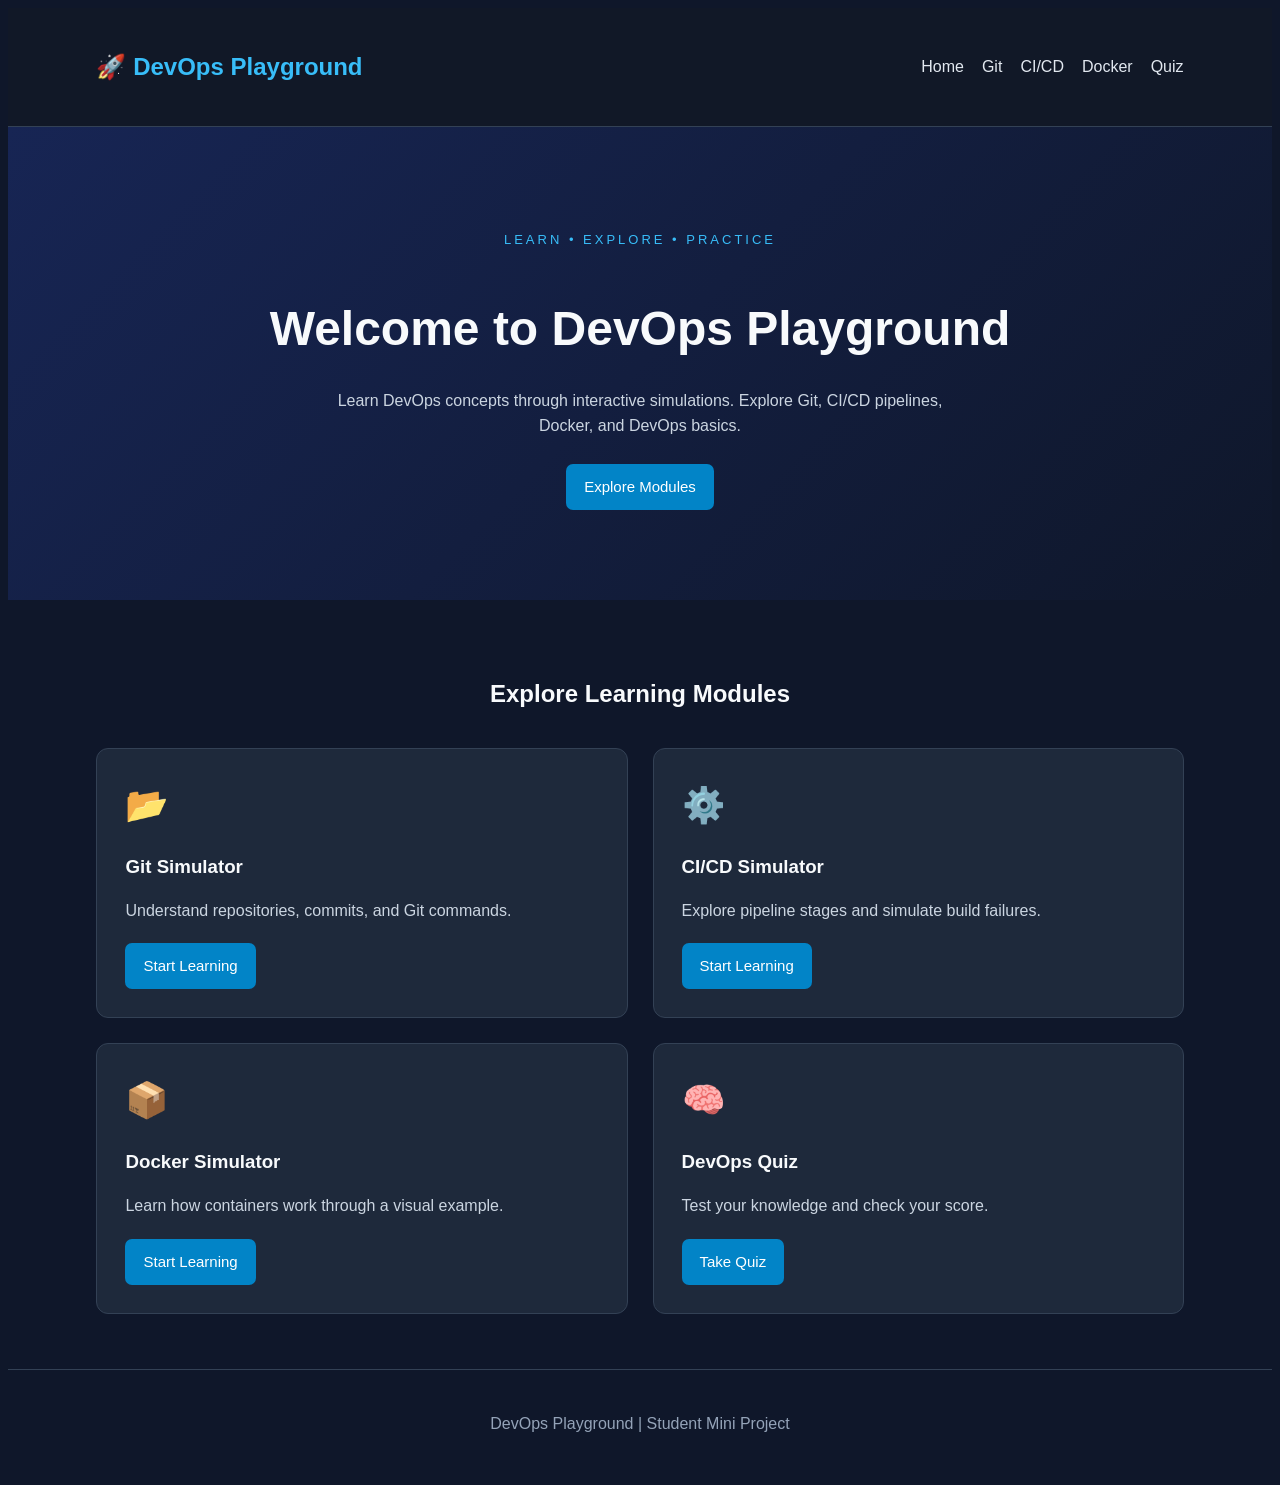
<file: index.html>
<!DOCTYPE html>
<html lang="en">
<head>
    <meta charset="UTF-8">
    <meta name="viewport" content="width=device-width, initial-scale=1.0">
    <title>DevOps Playground</title>
    <link rel="stylesheet" href="style.css">
</head>

<body>

<header class="navbar">
    <h2>🚀 DevOps Playground</h2>

    <nav>
        <a href="index.html">Home</a>
        <a href="git.html">Git</a>
        <a href="pipeline.html">CI/CD</a>
        <a href="docker.html">Docker</a>
        <a href="quiz.html">Quiz</a>
    </nav>
</header>

<main>
    <section class="hero">
        <p class="tag">LEARN • EXPLORE • PRACTICE</p>

        <h1>Welcome to DevOps Playground</h1>

        <p>
            Learn DevOps concepts through interactive simulations.
            Explore Git, CI/CD pipelines, Docker, and DevOps basics.
        </p>

        <a href="#modules" class="button">Explore Modules</a>
    </section>

    <section id="modules" class="modules">
        <h2>Explore Learning Modules</h2>

        <div class="card-container">

            <article class="card">
                <div class="icon">📂</div>
                <h3>Git Simulator</h3>
                <p>
                    Understand repositories, commits, and Git commands.
                </p>
                <a href="git.html" class="button">Start Learning</a>
            </article>

            <article class="card">
                <div class="icon">⚙️</div>
                <h3>CI/CD Simulator</h3>
                <p>
                    Explore pipeline stages and simulate build failures.
                </p>
                <a href="pipeline.html" class="button">Start Learning</a>
            </article>

            <article class="card">
                <div class="icon">📦</div>
                <h3>Docker Simulator</h3>
                <p>
                    Learn how containers work through a visual example.
                </p>
                <a href="docker.html" class="button">Start Learning</a>
            </article>

            <article class="card">
                <div class="icon">🧠</div>
                <h3>DevOps Quiz</h3>
                <p>
                    Test your knowledge and check your score.
                </p>
                <a href="quiz.html" class="button">Take Quiz</a>
            </article>

        </div>
    </section>
</main>

<footer>
    <p>DevOps Playground | Student Mini Project</p>
</footer>

</body>
</html>
</file>
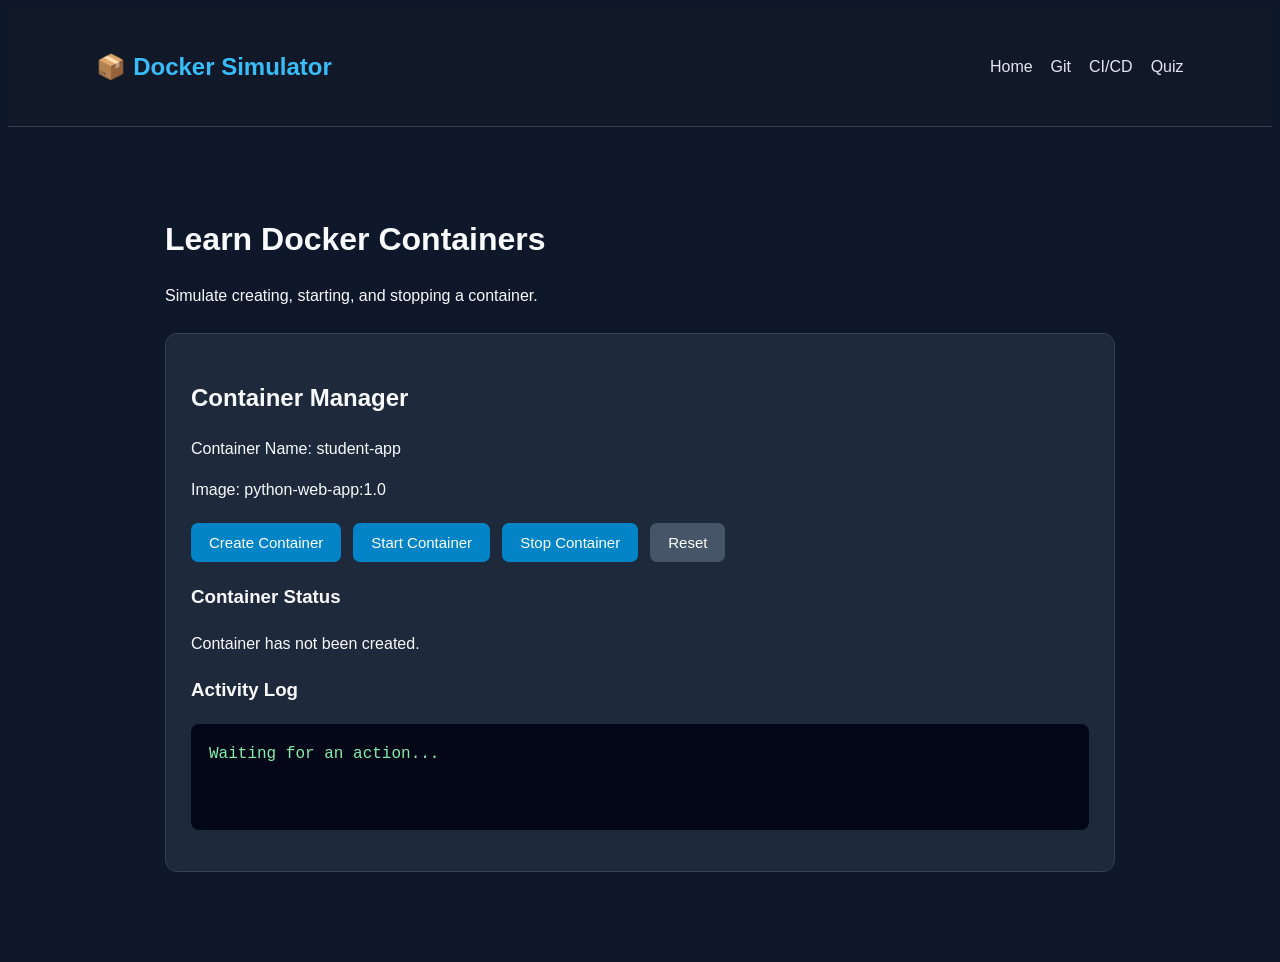
<file: docker.html>
<!DOCTYPE html>
<html lang="en">
<head>
    <meta charset="UTF-8">
    <meta name="viewport" content="width=device-width, initial-scale=1.0">
    <title>Docker Simulator</title>
    <link rel="stylesheet" href="style.css">
</head>

<body>

<header class="navbar">
    <h2>📦 Docker Simulator</h2>

    <nav>
        <a href="index.html">Home</a>
        <a href="git.html">Git</a>
        <a href="pipeline.html">CI/CD</a>
        <a href="quiz.html">Quiz</a>
    </nav>
</header>

<main class="page-content">
    <h1>Learn Docker Containers</h1>

    <p>
        Simulate creating, starting, and stopping a container.
    </p>

    <section class="panel">
        <h2>Container Manager</h2>

        <p>Container Name: student-app</p>
        <p>Image: python-web-app:1.0</p>

        <div class="actions">
            <button class="button" id="create">Create Container</button>
            <button class="button" id="start">Start Container</button>
            <button class="button" id="stop">Stop Container</button>
            <button class="button secondary-button" id="reset">Reset</button>
        </div>

        <h3>Container Status</h3>
        <p id="status">Container has not been created.</p>

        <h3>Activity Log</h3>
        <pre class="output" id="log" aria-live="polite">Waiting for an action...</pre>
    </section>
</main>

<script>
    let created = false;
    let running = false;

    const status = document.getElementById("status");
    const log = document.getElementById("log");

    function addLog(message) {
        log.textContent += "\n" + message;
    }

    document.getElementById("create").addEventListener("click", () => {
        if (created) {
            addLog("Container already exists.");
            return;
        }

        created = true;
        running = false;

        status.textContent = "Container created but stopped.";
        addLog("Simulation: Container created from python-web-app:1.0.");
    });

    document.getElementById("start").addEventListener("click", () => {
        if (!created) {
            addLog("Error: Create the container first.");
            return;
        }

        if (running) {
            addLog("Container is already running.");
            return;
        }

        running = true;
        status.textContent = "Container is running.";
        addLog("Simulation: Container started.");
    });

    document.getElementById("stop").addEventListener("click", () => {
        if (!created || !running) {
            addLog("Error: No running container to stop.");
            return;
        }

        running = false;
        status.textContent = "Container is stopped.";
        addLog("Simulation: Container stopped.");
    });

    document.getElementById("reset").addEventListener("click", () => {
        created = false;
        running = false;

        status.textContent = "Container has not been created.";
        log.textContent = "Simulation reset.";
    });
</script>

</body>
</html>
</file>
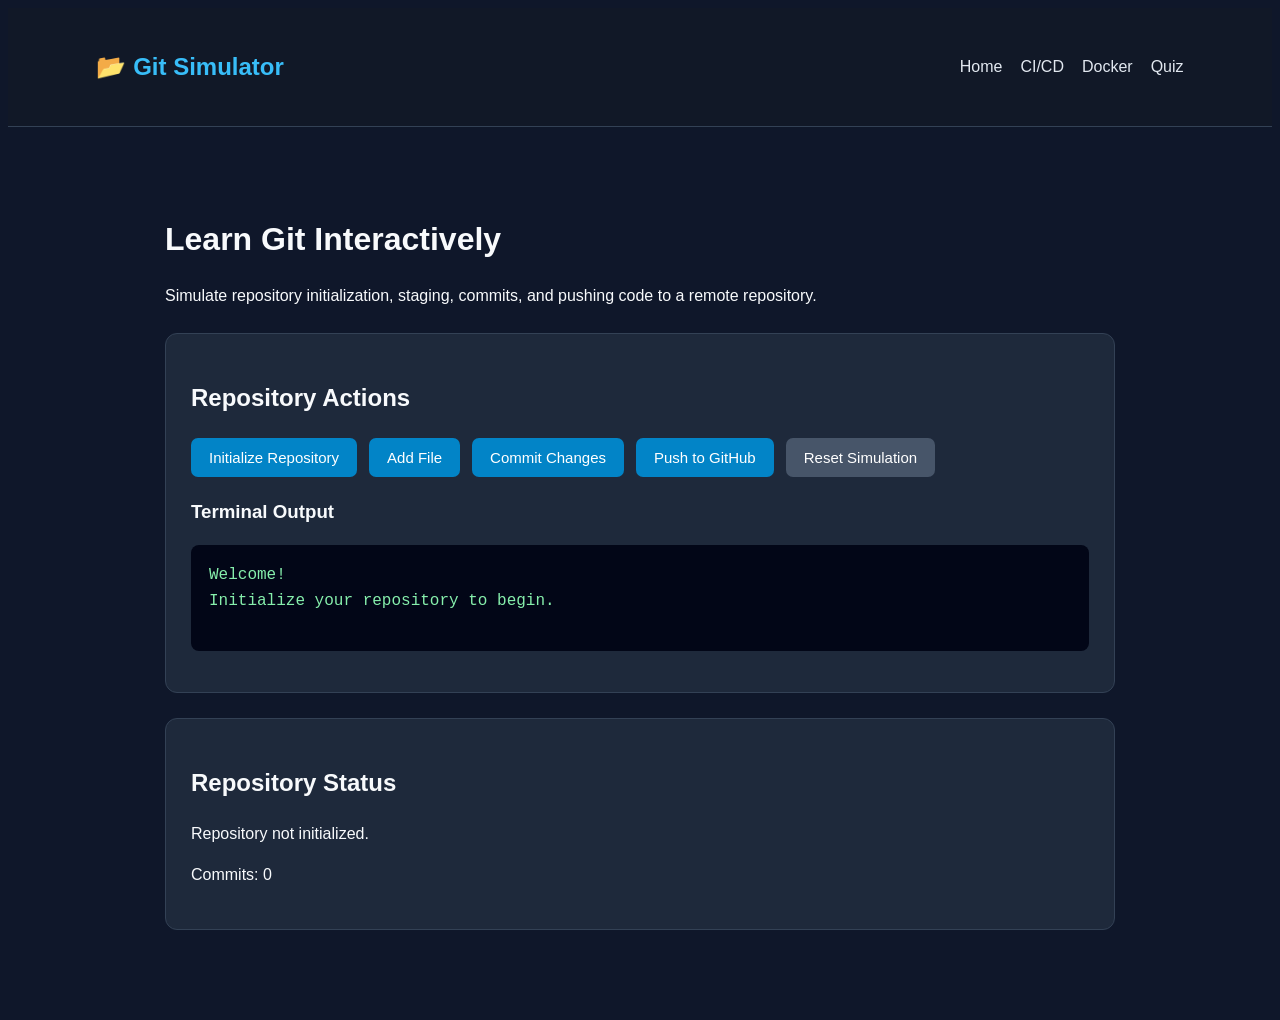
<file: git.html>
<!DOCTYPE html>
<html lang="en">
<head>
    <meta charset="UTF-8">
    <meta name="viewport" content="width=device-width, initial-scale=1.0">
    <title>Git Simulator</title>
    <link rel="stylesheet" href="style.css">
</head>

<body>

<header class="navbar">
    <h2>📂 Git Simulator</h2>

    <nav>
        <a href="index.html">Home</a>
        <a href="pipeline.html">CI/CD</a>
        <a href="docker.html">Docker</a>
        <a href="quiz.html">Quiz</a>
    </nav>
</header>

<main class="page-content">
    <h1>Learn Git Interactively</h1>

    <p>
        Simulate repository initialization, staging, commits,
        and pushing code to a remote repository.
    </p>

    <section class="panel">
        <h2>Repository Actions</h2>

        <div class="actions">
            <button class="button" id="init">Initialize Repository</button>
            <button class="button" id="add">Add File</button>
            <button class="button" id="commit">Commit Changes</button>
            <button class="button" id="push">Push to GitHub</button>
            <button class="button secondary-button" id="reset">Reset Simulation</button>
        </div>

        <h3>Terminal Output</h3>
        <pre class="output" id="terminal" aria-live="polite">Welcome!
Initialize your repository to begin.</pre>
    </section>

    <section class="panel">
        <h2>Repository Status</h2>
        <p id="status">Repository not initialized.</p>
        <p id="commitCount">Commits: 0</p>
    </section>
</main>

<script>
    let initialized = false;
    let staged = false;
    let commits = 0;
    let pushed = false;

    const terminal = document.getElementById("terminal");
    const status = document.getElementById("status");
    const commitCount = document.getElementById("commitCount");

    function log(message) {
        terminal.textContent += "\n\n$ " + message;
    }

    document.getElementById("init").addEventListener("click", () => {
        if (initialized) {
            log("Repository already initialized.");
            return;
        }

        initialized = true;
        status.textContent = "Repository initialized.";
        log("git init\nRepository initialized successfully.");
    });

    document.getElementById("add").addEventListener("click", () => {
        if (!initialized) {
            log("Error: Initialize the repository first.");
            return;
        }

        staged = true;
        pushed = false;
        status.textContent = "Changes staged for commit.";
        log("git add .\nChanges added to the staging area.");
    });

    document.getElementById("commit").addEventListener("click", () => {
        if (!initialized || !staged) {
            log("Error: Initialize the repository and add changes first.");
            return;
        }

        commits++;
        staged = false;
        pushed = false;

        commitCount.textContent = "Commits: " + commits;
        status.textContent = "Commit created successfully.";

        log('git commit -m "Update project"\nCommit created successfully.');
    });

    document.getElementById("push").addEventListener("click", () => {
        if (!initialized || commits === 0) {
            log("Error: Create at least one commit before pushing.");
            return;
        }

        pushed = true;
        status.textContent = "Simulation: Changes pushed successfully.";
        log("git push origin main\nSimulation completed successfully.");
        log("Note: No actual GitHub repository was modified.");
    });

    document.getElementById("reset").addEventListener("click", () => {
        initialized = false;
        staged = false;
        commits = 0;
        pushed = false;

        terminal.textContent = "Simulation reset.\nInitialize your repository to begin.";
        status.textContent = "Repository not initialized.";
        commitCount.textContent = "Commits: 0";
    });
</script>

</body>
</html>
</file>
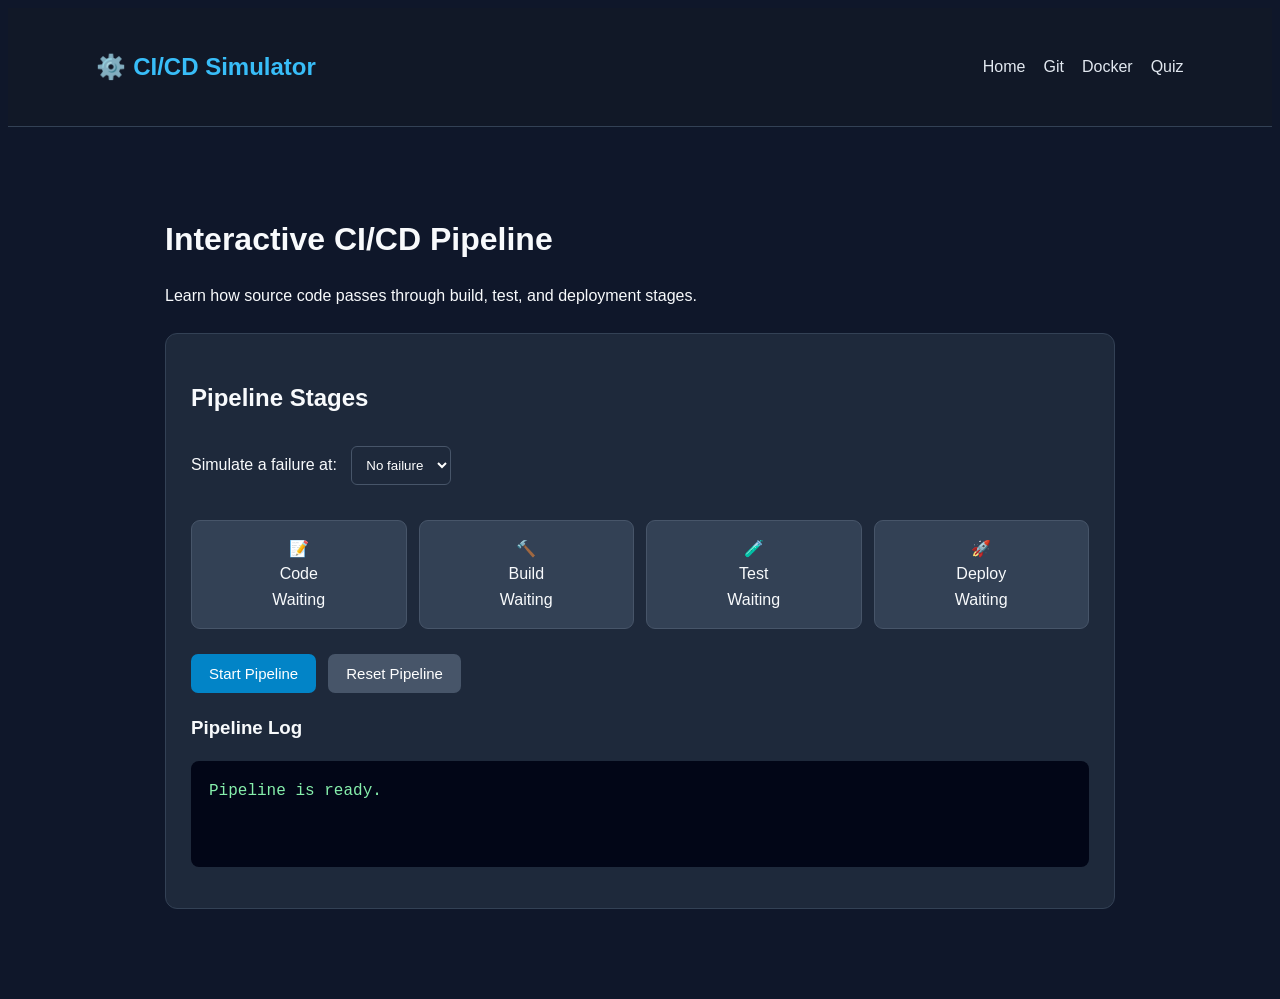
<file: pipeline.html>
<!DOCTYPE html>
<html lang="en">
<head>
    <meta charset="UTF-8">
    <meta name="viewport" content="width=device-width, initial-scale=1.0">
    <title>CI/CD Simulator</title>
    <link rel="stylesheet" href="style.css">
</head>

<body>

<header class="navbar">
    <h2>⚙️ CI/CD Simulator</h2>

    <nav>
        <a href="index.html">Home</a>
        <a href="git.html">Git</a>
        <a href="docker.html">Docker</a>
        <a href="quiz.html">Quiz</a>
    </nav>
</header>

<main class="page-content">
    <h1>Interactive CI/CD Pipeline</h1>

    <p>
        Learn how source code passes through build, test,
        and deployment stages.
    </p>

    <section class="panel">
        <h2>Pipeline Stages</h2>

        <label for="failureStage">Simulate a failure at:</label>

        <select id="failureStage">
            <option value="none">No failure</option>
            <option value="Build">Build</option>
            <option value="Test">Test</option>
            <option value="Deploy">Deploy</option>
        </select>

        <div class="stage-list">
            <div class="stage" id="Code">📝<br>Code<br>Waiting</div>
            <div class="stage" id="Build">🔨<br>Build<br>Waiting</div>
            <div class="stage" id="Test">🧪<br>Test<br>Waiting</div>
            <div class="stage" id="Deploy">🚀<br>Deploy<br>Waiting</div>
        </div>

        <div class="actions">
            <button class="button" id="start">Start Pipeline</button>
            <button class="button secondary-button" id="reset">Reset Pipeline</button>
        </div>

        <h3>Pipeline Log</h3>
        <pre class="output" id="log" aria-live="polite">Pipeline is ready.</pre>
    </section>
</main>

<script>
    const stages = ["Code", "Build", "Test", "Deploy"];
    const logBox = document.getElementById("log");
    const startButton = document.getElementById("start");
    const failureStage = document.getElementById("failureStage");

    let runId = 0;
    let running = false;

    function resetStages() {
        stages.forEach(name => {
            const element = document.getElementById(name);
            element.className = "stage";
            element.innerHTML = {
                Code: "📝<br>Code<br>Waiting",
                Build: "🔨<br>Build<br>Waiting",
                Test: "🧪<br>Test<br>Waiting",
                Deploy: "🚀<br>Deploy<br>Waiting"
            }[name];
        });
    }

    function setStage(name, state) {
        const element = document.getElementById(name);
        element.className = "stage " + state;

        const icons = {
            Code: "📝",
            Build: "🔨",
            Test: "🧪",
            Deploy: "🚀"
        };

        element.innerHTML =
            icons[name] + "<br>" + name + "<br>" + state.toUpperCase();
    }

    function wait(ms) {
        return new Promise(resolve => setTimeout(resolve, ms));
    }

    document.getElementById("start").addEventListener("click", async () => {
        if (running) return;

        running = true;
        startButton.disabled = true;

        const currentRun = ++runId;
        const selectedFailure = failureStage.value;

        resetStages();
        logBox.textContent = "Starting simulated pipeline...";

        for (const name of stages) {
            if (currentRun !== runId) return;

            setStage(name, "running");
            logBox.textContent += "\nRunning " + name + " stage...";

            await wait(1000);

            if (currentRun !== runId) return;

            if (name === selectedFailure) {
                setStage(name, "failed");
                logBox.textContent += "\nERROR: " + name + " stage failed.";
                logBox.textContent += "\nPipeline stopped. Fix the issue and retry.";
                running = false;
                startButton.disabled = false;
                return;
            }

            setStage(name, "success");
            logBox.textContent += "\n" + name + " stage completed successfully.";
        }

        logBox.textContent += "\n\nPipeline completed successfully!";
        running = false;
        startButton.disabled = false;
    });

    document.getElementById("reset").addEventListener("click", () => {
        runId++;
        running = false;
        startButton.disabled = false;

        resetStages();
        logBox.textContent = "Pipeline reset. Ready for a new simulation.";
    });
</script>

</body>
</html>
</file>
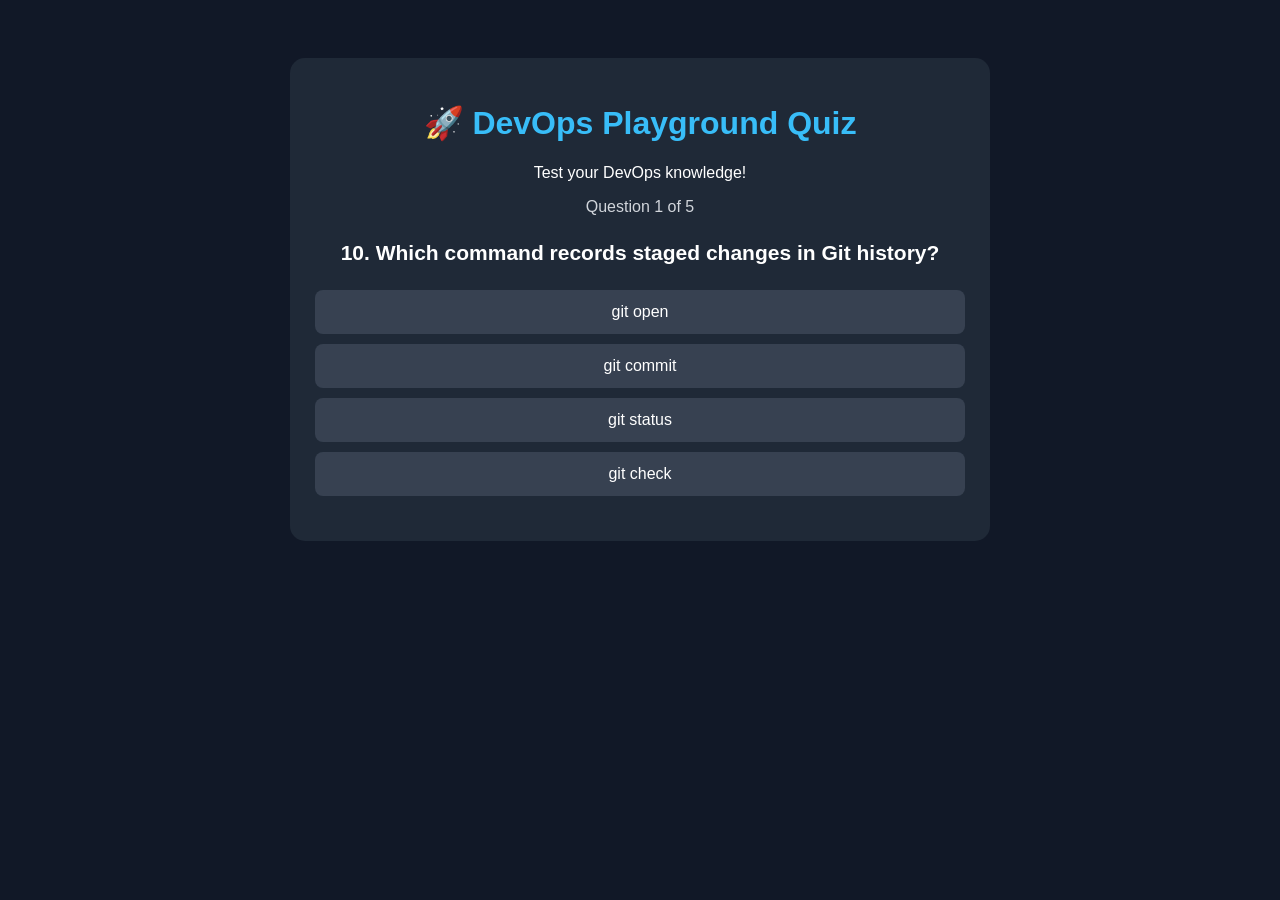
<file: quiz.html>
<!DOCTYPE html>
<html lang="en">
<head>
    <meta charset="UTF-8">
    <meta name="viewport" content="width=device-width, initial-scale=1.0">
    <title>DevOps Quiz</title>

    <style>
        body {
            font-family: Arial, sans-serif;
            background: #111827;
            color: white;
            text-align: center;
            padding: 20px;
        }

        .quiz-container {
            max-width: 650px;
            margin: 30px auto;
            background: #1f2937;
            padding: 25px;
            border-radius: 15px;
        }

        h1 {
            color: #38bdf8;
        }

        #question {
            font-size: 21px;
            margin: 25px 0;
        }

        .option {
            display: block;
            width: 100%;
            padding: 13px;
            margin: 10px 0;
            border: none;
            border-radius: 8px;
            background: #374151;
            color: white;
            font-size: 16px;
            cursor: pointer;
            box-sizing: border-box;
        }

        .option:hover:not(:disabled) {
            background: #2563eb;
        }

        .option:disabled {
            cursor: default;
            opacity: 0.9;
        }

        #feedback {
            margin: 20px 0;
            font-weight: bold;
        }

        .main-button {
            padding: 12px 22px;
            margin: 8px;
            border: none;
            border-radius: 8px;
            background: #0ea5e9;
            color: white;
            font-size: 16px;
            cursor: pointer;
        }

        .main-button:hover {
            background: #0284c7;
        }

        #progress {
            color: #d1d5db;
        }
    </style>
</head>

<body>

    <div class="quiz-container">

        <h1>🚀 DevOps Playground Quiz</h1>

        <p>Test your DevOps knowledge!</p>

        <p id="progress"></p>

        <h2 id="question">Loading question...</h2>

        <div id="options"></div>

        <p id="feedback" aria-live="polite"></p>

        <button
            id="nextButton"
            class="main-button"
            hidden
            type="button">
            Next Question
        </button>

        <h3 id="score"></h3>

        <button
            id="restartButton"
            class="main-button"
            type="button"
            hidden>
            🔄 Restart Quiz
        </button>

    </div>

    <script>
        // Question bank: Add as many questions as you want.
        const questionBank = [
            {
                question: "1. What does DevOps combine?",
                options: [
                    "Development and Operations",
                    "Design and Drawing",
                    "Database and HTML",
                    "Hardware and Networking"
                ],
                answer: 0,
                explanation: "DevOps combines software development and IT operations."
            },
            {
                question: "2. Which tool is used for version control?",
                options: [
                    "MS Paint",
                    "Git",
                    "Calculator",
                    "Notepad"
                ],
                answer: 1,
                explanation: "Git tracks changes in source code."
            },
            {
                question: "3. What is GitHub mainly used for?",
                options: [
                    "Editing videos",
                    "Playing games",
                    "Hosting and collaborating on code repositories",
                    "Creating presentations only"
                ],
                answer: 2,
                explanation: "GitHub hosts code repositories and supports collaboration."
            },
            {
                question: "4. What does CI stand for in DevOps?",
                options: [
                    "Computer Internet",
                    "Code Installation",
                    "Central Information",
                    "Continuous Integration"
                ],
                answer: 3,
                explanation: "CI stands for Continuous Integration."
            },
            {
                question: "5. What is the main purpose of CD in a CI/CD pipeline?",
                options: [
                    "To help automate software delivery or deployment",
                    "To design logos",
                    "To increase screen brightness",
                    "To create database tables only"
                ],
                answer: 0,
                explanation: "CD automates software delivery or deployment, depending on the workflow."
            },
            {
                question: "6. Which language is commonly used to write Jenkins pipelines?",
                options: [
                    "HTML only",
                    "Groovy-based Pipeline syntax",
                    "CSS only",
                    "SQL only"
                ],
                answer: 1,
                explanation: "Jenkins Pipeline uses a Groovy-based syntax."
            },
            {
                question: "7. What is Docker used for?",
                options: [
                    "Making spreadsheets",
                    "Editing photographs",
                    "Packaging and running applications in containers",
                    "Creating passwords only"
                ],
                answer: 2,
                explanation: "Docker helps package and run applications in containers."
            },
            {
                question: "8. What is a Docker image?",
                options: [
                    "A running computer",
                    "A GitHub account",
                    "A type of database query",
                    "A template used to create containers"
                ],
                answer: 3,
                explanation: "A Docker image contains the files and configuration used to create a container."
            },
            {
                question: "9. Which command initializes a new Git repository?",
                options: [
                    "git init",
                    "git start",
                    "git create",
                    "git open"
                ],
                answer: 0,
                explanation: "git init initializes a new Git repository."
            },
            {
                question: "10. Which command records staged changes in Git history?",
                options: [
                    "git open",
                    "git commit",
                    "git status",
                    "git check"
                ],
                answer: 1,
                explanation: "git commit records staged changes as a commit."
            },
            {
                question: "11. What is the purpose of automated testing?",
                options: [
                    "To change the monitor",
                    "To remove all source code",
                    "To check software behavior automatically",
                    "To shut down the computer"
                ],
                answer: 2,
                explanation: "Automated tests check whether software behaves as expected."
            },
            {
                question: "12. What is a pipeline in DevOps?",
                options: [
                    "A physical water pipe",
                    "A drawing application",
                    "A computer keyboard",
                    "A sequence of automated software delivery steps"
                ],
                answer: 3,
                explanation: "A pipeline organizes stages such as build, test, and deploy."
            },
            {
                question: "13. What does YAML commonly store in DevOps projects?",
                options: [
                    "Configuration and workflow definitions",
                    "Only photographs",
                    "Only audio files",
                    "Computer hardware"
                ],
                answer: 0,
                explanation: "YAML is often used for readable configuration and workflow files."
            },
            {
                question: "14. What is cloud computing?",
                options: [
                    "Repairing a keyboard",
                    "Using computing services over a network",
                    "Writing notes on paper",
                    "Drawing cloud pictures"
                ],
                answer: 1,
                explanation: "Cloud computing provides computing services over a network, usually the internet."
            },
            {
                question: "15. Which is an example of a cloud platform?",
                options: [
                    "MS Paint",
                    "Windows Notepad",
                    "Microsoft Azure",
                    "A text document"
                ],
                answer: 2,
                explanation: "Microsoft Azure is a cloud computing platform."
            },
            {
                question: "16. What is monitoring in DevOps?",
                options: [
                    "Writing a story",
                    "Changing a wallpaper",
                    "Deleting every log",
                    "Tracking application health and performance"
                ],
                answer: 3,
                explanation: "Monitoring helps teams track system health and performance."
            },
            {
                question: "17. What is the purpose of a Git branch?",
                options: [
                    "To work on changes separately from another branch",
                    "To clean the keyboard",
                    "To install a printer",
                    "To create a website background"
                ],
                answer: 0,
                explanation: "Branches let developers work on separate lines of development."
            },
            {
                question: "18. What does Infrastructure as Code mean?",
                options: [
                    "Drawing a network on paper",
                    "Managing infrastructure through machine-readable configuration",
                    "Building computers manually only",
                    "Writing a poem about servers"
                ],
                answer: 1,
                explanation: "Infrastructure as Code manages infrastructure using configuration files or code."
            },
            {
                question: "19. What is the purpose of a README file in GitHub?",
                options: [
                    "To run the monitor",
                    "To replace all source code",
                    "To explain the project and how to use it",
                    "To format the keyboard"
                ],
                answer: 2,
                explanation: "A README introduces the project and provides useful instructions."
            },
            {
                question: "20. Why is rollback useful during deployment?",
                options: [
                    "It increases screen size",
                    "It changes the programming language",
                    "It creates a new keyboard",
                    "It helps return to an earlier working version"
                ],
                answer: 3,
                explanation: "Rollback helps restore an earlier working version after a failed release."
            }
        ];

        const QUESTIONS_PER_QUIZ = 5;

        let quizQuestions = [];
        let currentQuestion = 0;
        let score = 0;
        let answered = false;

        const questionElement = document.getElementById("question");
        const optionsElement = document.getElementById("options");
        const progressElement = document.getElementById("progress");
        const feedbackElement = document.getElementById("feedback");
        const nextButton = document.getElementById("nextButton");
        const restartButton = document.getElementById("restartButton");
        const scoreElement = document.getElementById("score");

        // Randomly shuffle the questions and select five.
        function startQuiz() {
            const shuffled = [...questionBank];

            // Fisher-Yates shuffle
            for (let i = shuffled.length - 1; i > 0; i--) {
                const j = Math.floor(Math.random() * (i + 1));

                [shuffled[i], shuffled[j]] =
                    [shuffled[j], shuffled[i]];
            }

            quizQuestions = shuffled.slice(0, QUESTIONS_PER_QUIZ);

            currentQuestion = 0;
            score = 0;
            answered = false;

            scoreElement.textContent = "";
            feedbackElement.textContent = "";
            restartButton.hidden = true;
            nextButton.hidden = true;

            showQuestion();
        }

        // Display the current question and its options.
        function showQuestion() {
            answered = false;

            const q = quizQuestions[currentQuestion];

            progressElement.textContent =
                `Question ${currentQuestion + 1} of ${quizQuestions.length}`;

            questionElement.textContent = q.question;
            optionsElement.innerHTML = "";
            feedbackElement.textContent = "";

            q.options.forEach((option, index) => {
                const button = document.createElement("button");

                button.textContent = option;
                button.className = "option";
                button.type = "button";

                button.addEventListener("click", () => {
                    checkAnswer(index);
                });

                optionsElement.appendChild(button);
            });
        }

        // Check the selected answer.
        function checkAnswer(selectedIndex) {
            if (answered) return;

            answered = true;

            const q = quizQuestions[currentQuestion];
            const buttons = optionsElement.querySelectorAll(".option");

            buttons.forEach(button => {
                button.disabled = true;
            });

            if (selectedIndex === q.answer) {
                score++;
                feedbackElement.textContent =
                    "✅ Correct! " + q.explanation;
                feedbackElement.style.color = "#4ade80";
            } else {
                feedbackElement.textContent =
                    "❌ Incorrect. " +
                    "Correct answer: " + q.options[q.answer] +
                    ". " + q.explanation;
                feedbackElement.style.color = "#f87171";
            }

            if (currentQuestion < quizQuestions.length - 1) {
                nextButton.textContent = "Next Question ➡️";
                nextButton.hidden = false;
            } else {
                nextButton.hidden = true;

                questionElement.textContent = "Quiz Completed! 🎉";
                progressElement.textContent = "You finished all five questions.";

                scoreElement.textContent =
                    `Your Score: ${score} / ${quizQuestions.length}`;

                restartButton.hidden = false;
            }
        }

        // Move to the next question.
        nextButton.addEventListener("click", () => {
            if (!answered) return;

            currentQuestion++;
            showQuestion();
            nextButton.hidden = true;
        });

        // Start a new randomly selected quiz.
        restartButton.addEventListener("click", startQuiz);

        // Automatically load a random quiz when the page opens.
        startQuiz();
    </script>

</body>
</html>
</file>
<file: style.css>
css
* {
    margin: 0;
    padding: 0;
    box-sizing: border-box;
}

body {
    font-family: Arial, sans-serif;
    background: #0f172a;
    color: #f8fafc;
    line-height: 1.6;
}

.navbar {
    display: flex;
    justify-content: space-between;
    align-items: center;
    flex-wrap: wrap;
    gap: 15px;
    padding: 20px 7%;
    background: #111827;
    border-bottom: 1px solid #334155;
}

.navbar h2 {
    color: #38bdf8;
}

nav {
    display: flex;
    flex-wrap: wrap;
    gap: 18px;
}

nav a {
    color: #e2e8f0;
    text-decoration: none;
}

nav a:hover {
    color: #38bdf8;
}

.hero {
    text-align: center;
    padding: 90px 20px;
    background: linear-gradient(135deg, #172554, #0f172a);
}

.tag {
    color: #38bdf8;
    letter-spacing: 3px;
    font-size: 13px;
    margin-bottom: 20px;
}

.hero h1 {
    font-size: clamp(30px, 5vw, 48px);
    margin-bottom: 20px;
}

.hero p:not(.tag) {
    max-width: 650px;
    margin: 0 auto 25px;
    color: #cbd5e1;
}

.button {
    display: inline-block;
    background: #0284c7;
    color: white;
    padding: 11px 18px;
    border-radius: 7px;
    text-decoration: none;
    border: none;
    cursor: pointer;
    font-size: 15px;
}

.button:hover {
    background: #0369a1;
}

.modules {
    padding: 55px 7%;
}

.modules > h2 {
    text-align: center;
    margin-bottom: 35px;
}

.card-container {
    display: grid;
    grid-template-columns: repeat(2, minmax(0, 1fr));
    gap: 25px;
}

.card {
    background: #1e293b;
    border: 1px solid #334155;
    border-radius: 12px;
    padding: 28px;
}

.card:hover {
    border-color: #38bdf8;
}

.icon {
    font-size: 35px;
    margin-bottom: 12px;
}

.card h3 {
    margin-bottom: 10px;
}

.card p {
    color: #cbd5e1;
    margin-bottom: 20px;
}

.page-content {
    max-width: 950px;
    margin: 40px auto;
    padding: 25px;
}

.page-content h1,
.page-content h2 {
    margin-bottom: 18px;
}

.panel {
    background: #1e293b;
    border: 1px solid #334155;
    border-radius: 12px;
    padding: 25px;
    margin: 25px 0;
}

.actions {
    display: flex;
    flex-wrap: wrap;
    gap: 12px;
    margin: 20px 0;
}

.secondary-button {
    background: #475569;
}

.secondary-button:hover {
    background: #334155;
}

.output {
    background: #020617;
    color: #86efac;
    padding: 18px;
    border-radius: 8px;
    min-height: 70px;
    white-space: pre-wrap;
    overflow-wrap: anywhere;
    font-family: Consolas, monospace;
}

.stage-list {
    display: grid;
    grid-template-columns: repeat(4, minmax(0, 1fr));
    gap: 12px;
    margin: 25px 0;
}

.stage {
    background: #334155;
    border: 1px solid #475569;
    border-radius: 9px;
    padding: 15px 5px;
    text-align: center;
}

.stage.success {
    background: #14532d;
    border-color: #22c55e;
}

.stage.failed {
    background: #7f1d1d;
    border-color: #ef4444;
}

.stage.running {
    background: #713f12;
    border-color: #f59e0b;
}

input[type="text"] {
    width: 100%;
    padding: 12px;
    border-radius: 6px;
    border: 1px solid #475569;
    background: #0f172a;
    color: white;
    margin: 10px 0;
}

.option {
    display: block;
    margin: 12px 0;
    padding: 13px;
    background: #334155;
    border-radius: 7px;
    cursor: pointer;
}

.option input {
    margin-right: 8px;
}

footer {
    text-align: center;
    padding: 25px;
    color: #94a3b8;
    border-top: 1px solid #334155;
}

@media (max-width: 650px) {
    .navbar {
        flex-direction: column;
    }

    .card-container {
        grid-template-columns: 1fr;
    }

    .stage-list {
        grid-template-columns: repeat(2, minmax(0, 1fr));
    }

    .hero {
        padding: 55px 20px;
    }
}

select {
    padding: 10px;
    margin: 10px;
    border-radius: 6px;
    background: #1e293b;
    color: white;
    border: 1px solid #475569;
}

button:disabled {
    opacity: 0.6;
    cursor: not-allowed;
}
</file>
